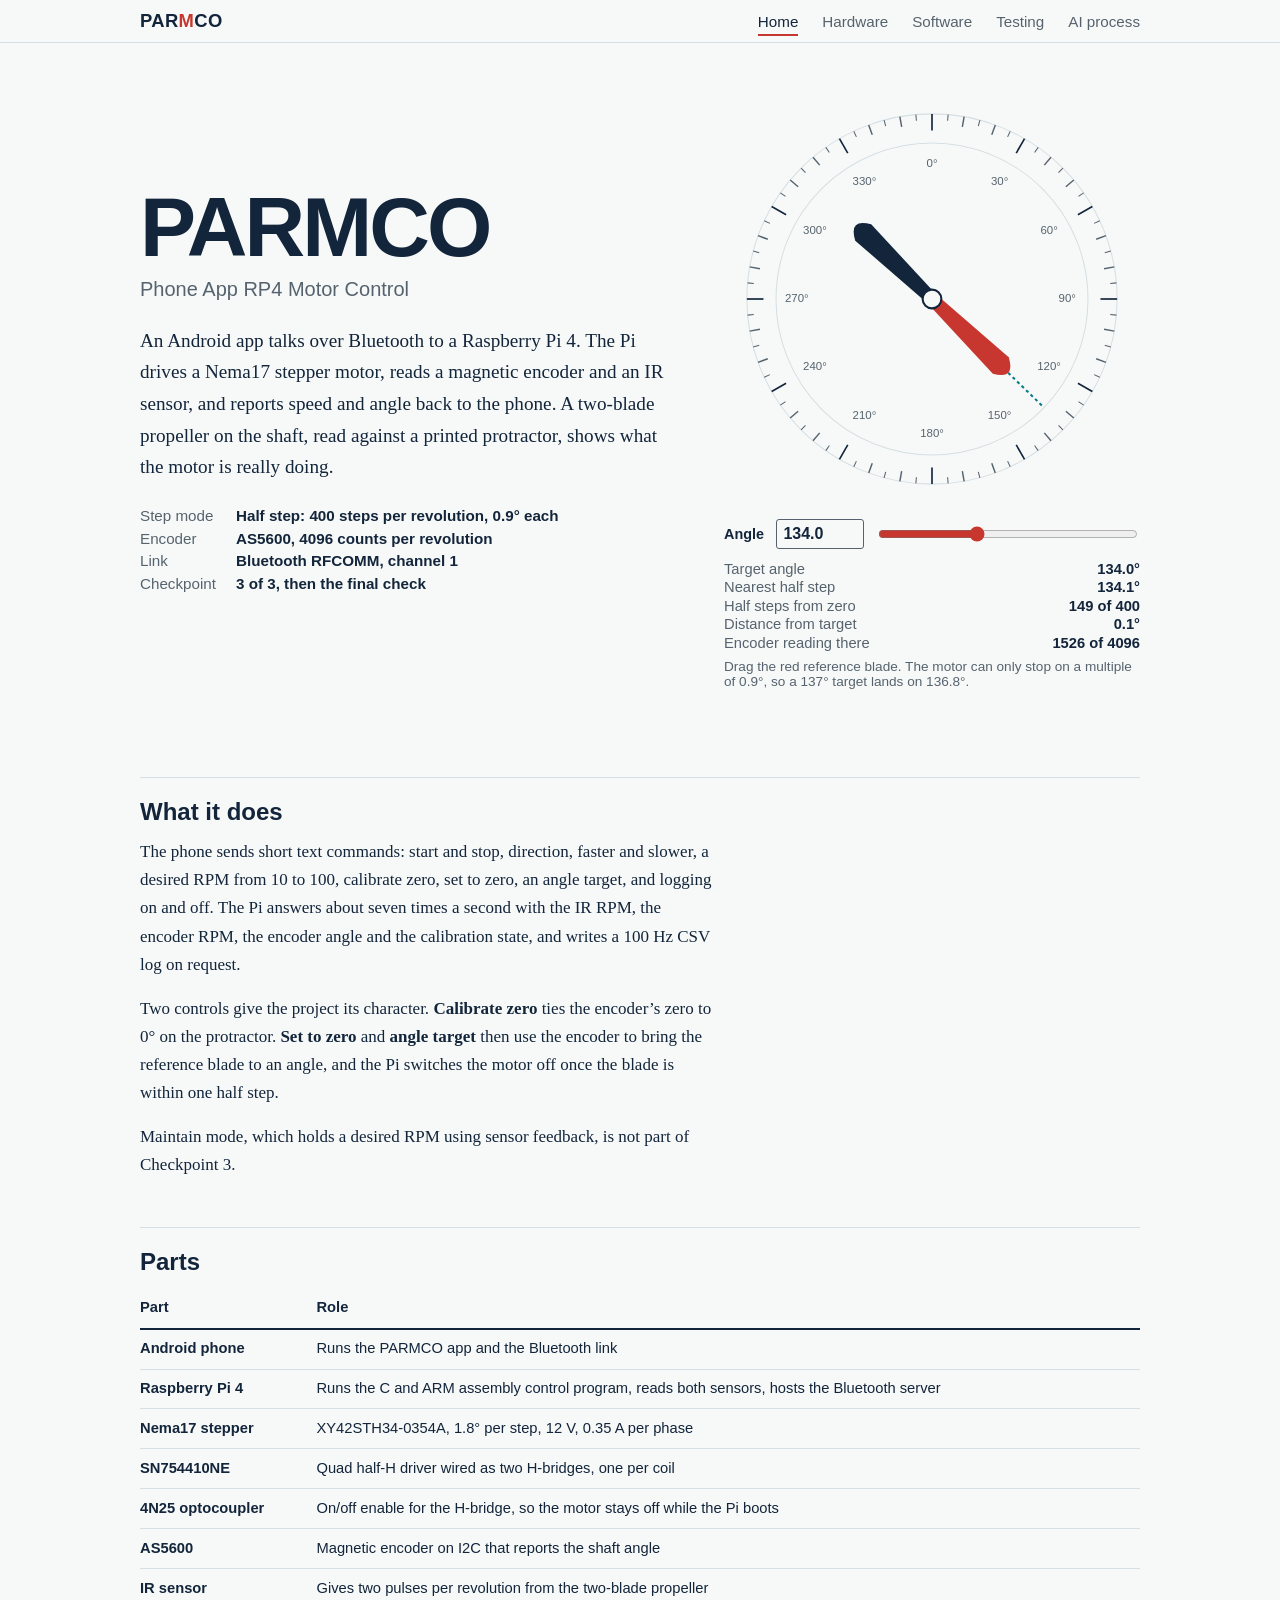
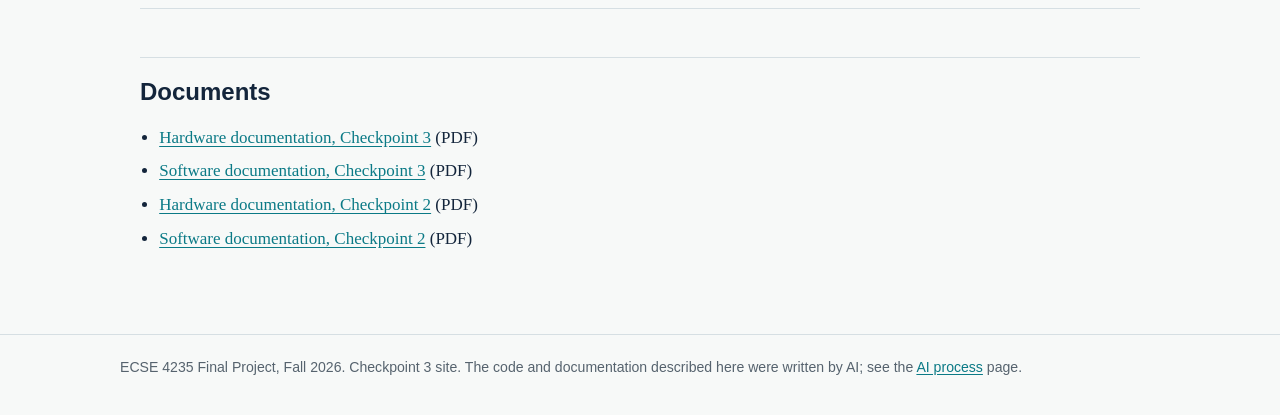
<file: index.html>
<!DOCTYPE html>
<html lang="en">
<head>
<meta charset="utf-8">
<meta name="viewport" content="width=device-width, initial-scale=1">
<title>PARMCO: Phone App RP4 Motor Control</title>
<meta name="description" content="PARMCO: a phone app that controls a Nema17 stepper motor on a Raspberry Pi 4 over Bluetooth, with encoder and IR sensor feedback.">
<link rel="stylesheet" href="css/style.css">
</head>
<body>
<a class="skip" href="#main">Skip to content</a>
<header class="site"><div class="bar">
<a class="wordmark" href="index.html">PAR<span>M</span>CO</a>
<nav aria-label="Main"><ul><li><a href="index.html" aria-current="page">Home</a></li><li><a href="hardware.html">Hardware</a></li><li><a href="software.html">Software</a></li><li><a href="testing.html">Testing</a></li><li><a href="ai-process.html">AI process</a></li></ul></nav>
</div></header>
<main id="main">

<section class="hero" aria-labelledby="t">
<div>
<h1 id="t">PARMCO</h1>
<p class="sub">Phone App RP4 Motor Control</p>
<p class="lede">An Android app talks over Bluetooth to a Raspberry Pi 4. The Pi drives a Nema17 stepper motor, reads a magnetic encoder and an IR sensor, and reports speed and angle back to the phone. A two-blade propeller on the shaft, read against a printed protractor, shows what the motor is really doing.</p>
<dl class="facts">
<dt>Step mode</dt><dd>Half step: 400 steps per revolution, 0.9&deg; each</dd>
<dt>Encoder</dt><dd>AS5600, 4096 counts per revolution</dd>
<dt>Link</dt><dd>Bluetooth RFCOMM, channel 1</dd>
<dt>Checkpoint</dt><dd>3 of 3, then the final check</dd>
</dl>
</div>
<div class="tool">
<svg id="prot" viewBox="0 0 400 400" role="img" aria-label="Protractor with a two-blade propeller. Drag to set an angle."></svg>
<div class="controls">
<label for="ang-num">Angle</label>
<input id="ang-num" type="number" min="0" max="359.9" step="0.1" value="137.0" inputmode="decimal">
<input id="ang-rng" type="range" min="0" max="359.9" step="0.1" value="137" aria-label="Angle slider">
</div>
<dl class="readout" aria-live="polite">
<dt>Target angle</dt><dd id="o-target"></dd>
<dt>Nearest half step</dt><dd id="o-snap"></dd>
<dt>Half steps from zero</dt><dd id="o-steps"></dd>
<dt>Distance from target</dt><dd id="o-err"></dd>
<dt>Encoder reading there</dt><dd id="o-enc"></dd>
</dl>
<p class="hint">Drag the red reference blade. The motor can only stop on a multiple of 0.9&deg;, so a 137&deg; target lands on 136.8&deg;.</p>
</div>
</section>

<h2>What it does</h2>
<div class="read">
<p>The phone sends short text commands: start and stop, direction, faster and slower, a desired RPM from 10 to 100, calibrate zero, set to zero, an angle target, and logging on and off. The Pi answers about seven times a second with the IR RPM, the encoder RPM, the encoder angle and the calibration state, and writes a 100 Hz CSV log on request.</p>
<p>Two controls give the project its character. <strong>Calibrate zero</strong> ties the encoder&rsquo;s zero to 0&deg; on the protractor. <strong>Set to zero</strong> and <strong>angle target</strong> then use the encoder to bring the reference blade to an angle, and the Pi switches the motor off once the blade is within one half step.</p>
<p>Maintain mode, which holds a desired RPM using sensor feedback, is not part of Checkpoint 3.</p>
</div>

<h2>Parts</h2>
<div class="tablewrap"><table>
<thead><tr><th>Part</th><th>Role</th></tr></thead>
<tbody>
<tr><td>Android phone</td><td>Runs the PARMCO app and the Bluetooth link</td></tr>
<tr><td>Raspberry Pi 4</td><td>Runs the C and ARM assembly control program, reads both sensors, hosts the Bluetooth server</td></tr>
<tr><td>Nema17 stepper</td><td>XY42STH34-0354A, 1.8&deg; per step, 12 V, 0.35 A per phase</td></tr>
<tr><td>SN754410NE</td><td>Quad half-H driver wired as two H-bridges, one per coil</td></tr>
<tr><td>4N25 optocoupler</td><td>On/off enable for the H-bridge, so the motor stays off while the Pi boots</td></tr>
<tr><td>AS5600</td><td>Magnetic encoder on I2C that reports the shaft angle</td></tr>
<tr><td>IR sensor</td><td>Gives two pulses per revolution from the two-blade propeller</td></tr>
</tbody></table></div>

<h2>Documents</h2>
<ul class="plain">
<li><a href="docs/PARMCO_Hardware_Documentation_CP3.pdf">Hardware documentation, Checkpoint 3</a> (PDF)</li>
<li><a href="docs/PARMCO_Software_Documentation_CP3.pdf">Software documentation, Checkpoint 3</a> (PDF)</li>
<li><a href="docs/PARMCO_Hardware_Documentation_CP2.pdf">Hardware documentation, Checkpoint 2</a> (PDF)</li>
<li><a href="docs/PARMCO_Software_Documentation_CP2.pdf">Software documentation, Checkpoint 2</a> (PDF)</li>
</ul>

</main>
<footer class="site"><div>ECSE 4235 Final Project, Fall 2026. Checkpoint 3 site. The code and documentation described here were written by AI; see the <a href="ai-process.html">AI process</a> page.</div></footer>
<script src="js/protractor.js"></script>
</body>
</html>
</file>
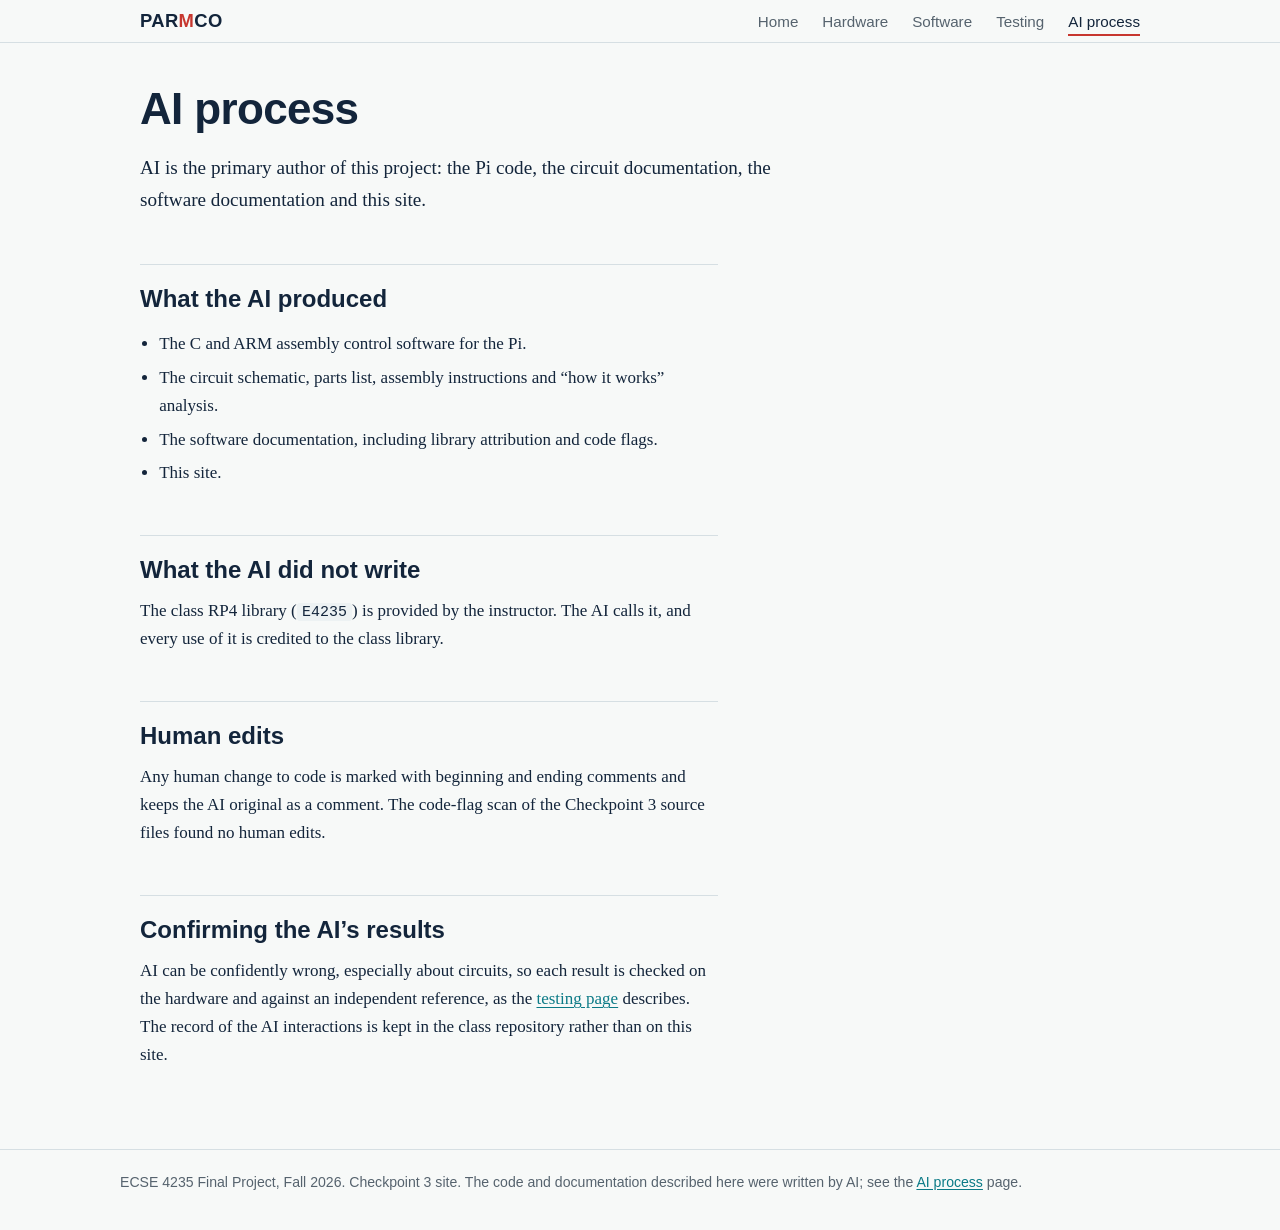
<file: ai-process.html>
<!DOCTYPE html>
<html lang="en">
<head>
<meta charset="utf-8">
<meta name="viewport" content="width=device-width, initial-scale=1">
<title>AI process: PARMCO</title>
<meta name="description" content="PARMCO: a phone app that controls a Nema17 stepper motor on a Raspberry Pi 4 over Bluetooth, with encoder and IR sensor feedback.">
<link rel="stylesheet" href="css/style.css">
</head>
<body>
<a class="skip" href="#main">Skip to content</a>
<header class="site"><div class="bar">
<a class="wordmark" href="index.html">PAR<span>M</span>CO</a>
<nav aria-label="Main"><ul><li><a href="index.html">Home</a></li><li><a href="hardware.html">Hardware</a></li><li><a href="software.html">Software</a></li><li><a href="testing.html">Testing</a></li><li><a href="ai-process.html" aria-current="page">AI process</a></li></ul></nav>
</div></header>
<main id="main">

<h1>AI process</h1>
<p class="lede read">AI is the primary author of this project: the Pi code, the circuit documentation, the software documentation and this site.</p>
<div class="read">
<h2>What the AI produced</h2>
<ul class="plain">
<li>The C and ARM assembly control software for the Pi.</li>
<li>The circuit schematic, parts list, assembly instructions and &ldquo;how it works&rdquo; analysis.</li>
<li>The software documentation, including library attribution and code flags.</li>
<li>This site.</li>
</ul>
<h2>What the AI did not write</h2>
<p>The class RP4 library (<code>E4235</code>) is provided by the instructor. The AI calls it, and every use of it is credited to the class library.</p>
<h2>Human edits</h2>
<p>Any human change to code is marked with beginning and ending comments and keeps the AI original as a comment. The code-flag scan of the Checkpoint 3 source files found no human edits.</p>
<h2>Confirming the AI&rsquo;s results</h2>
<p>AI can be confidently wrong, especially about circuits, so each result is checked on the hardware and against an independent reference, as the <a href="testing.html">testing page</a> describes. The record of the AI interactions is kept in the class repository rather than on this site.</p>
</div>

</main>
<footer class="site"><div>ECSE 4235 Final Project, Fall 2026. Checkpoint 3 site. The code and documentation described here were written by AI; see the <a href="ai-process.html">AI process</a> page.</div></footer>

</body>
</html>
</file>
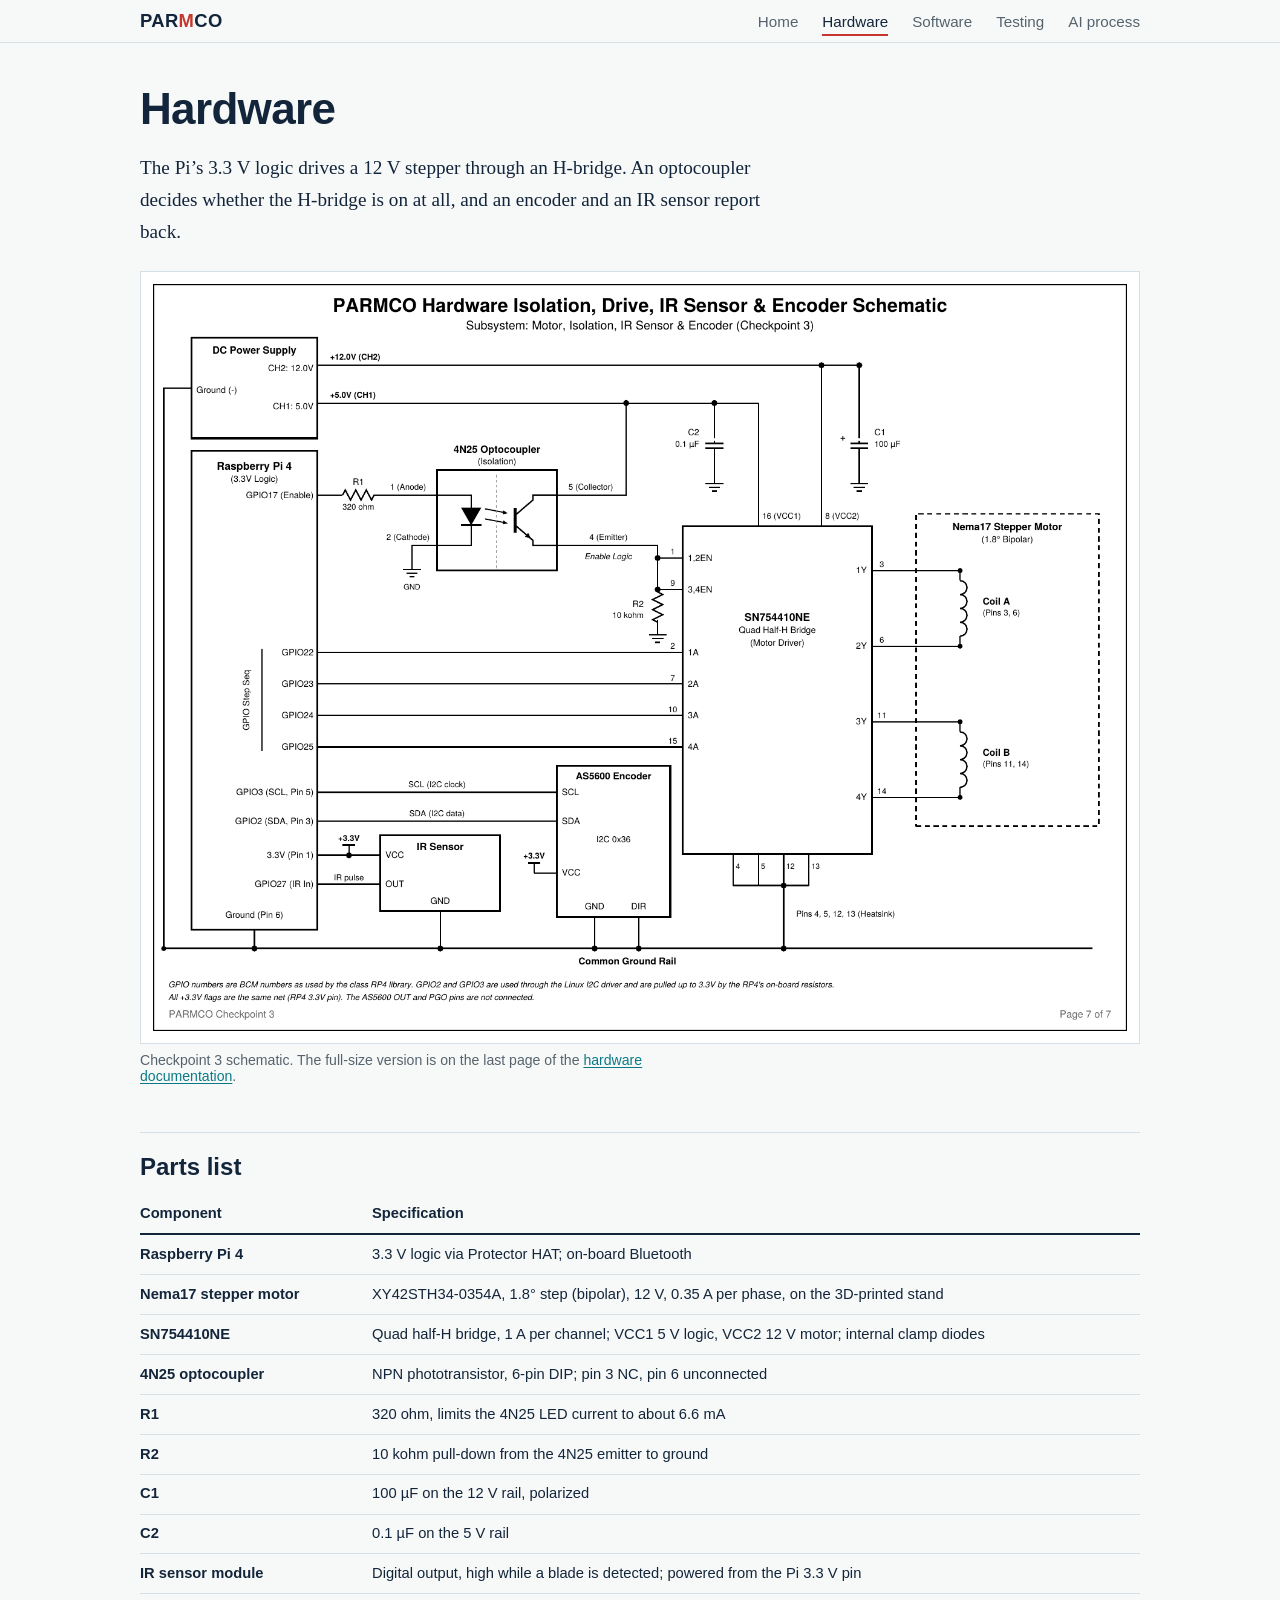
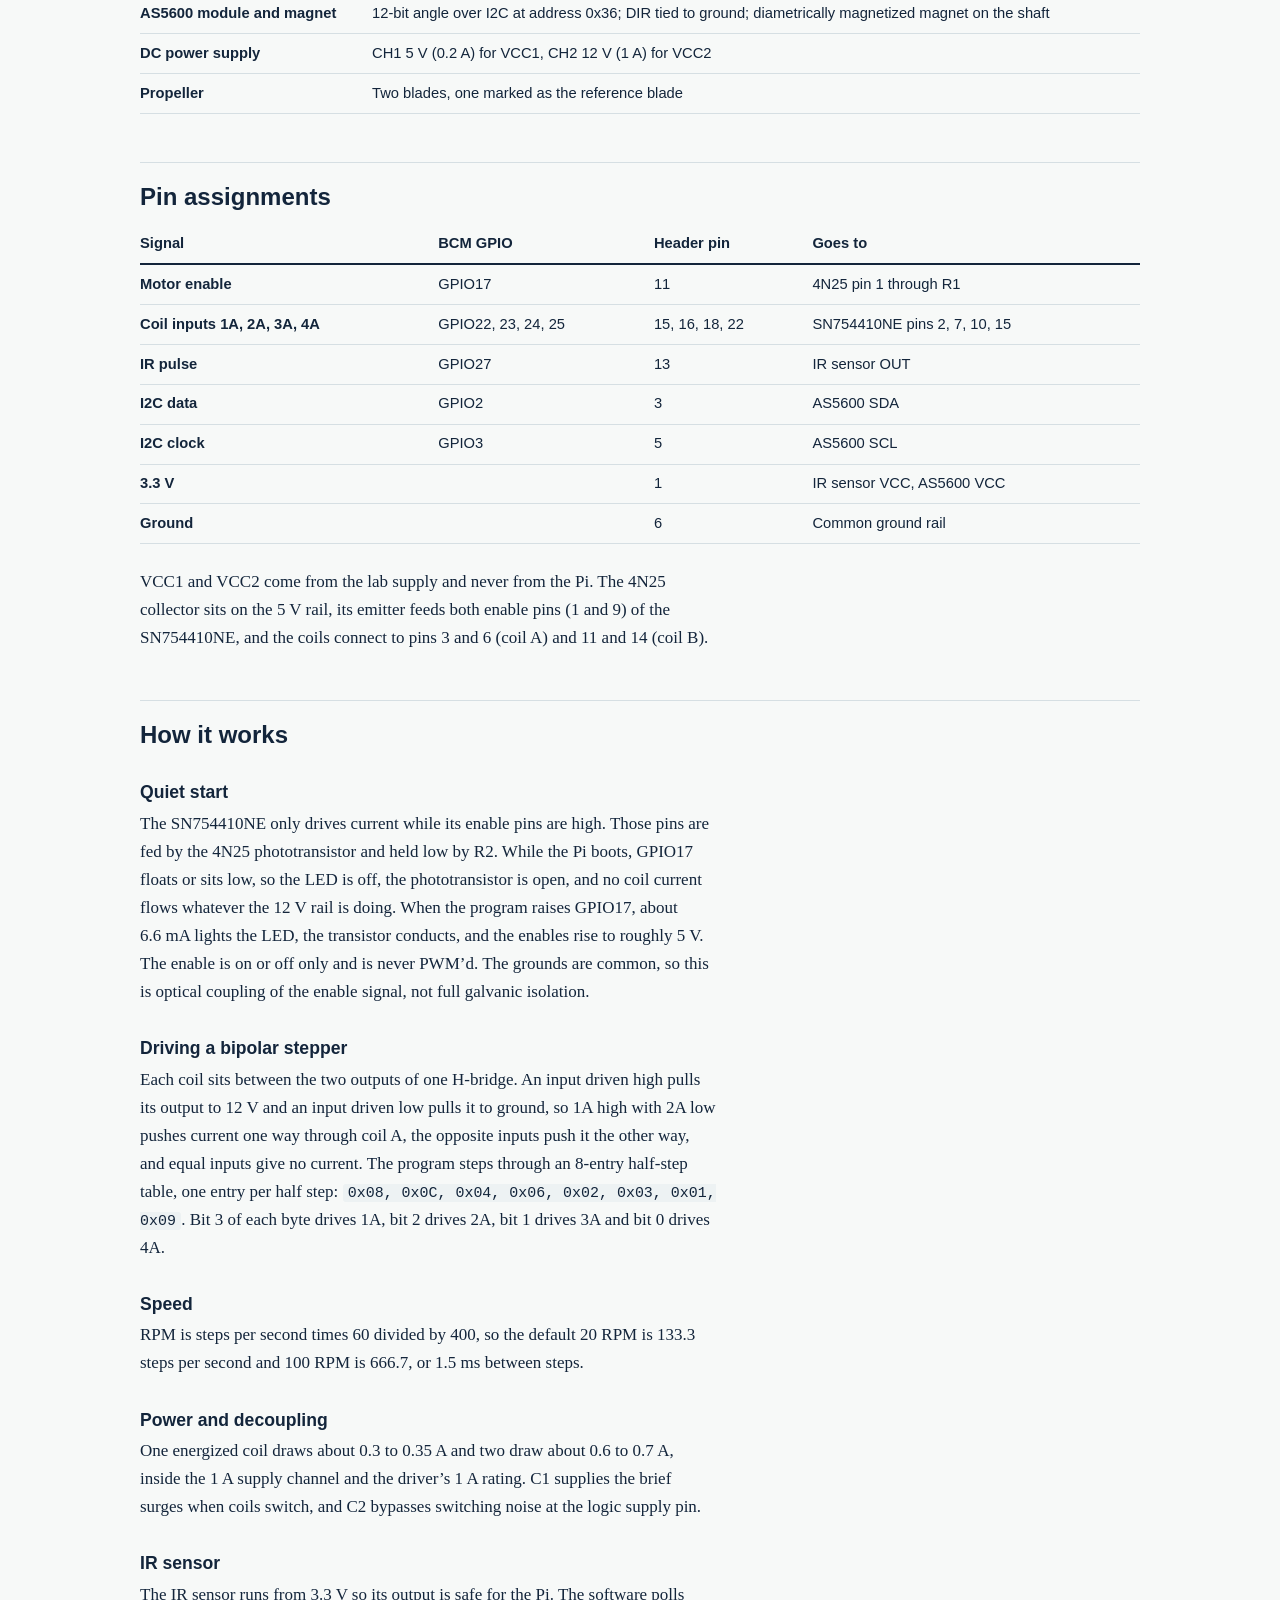
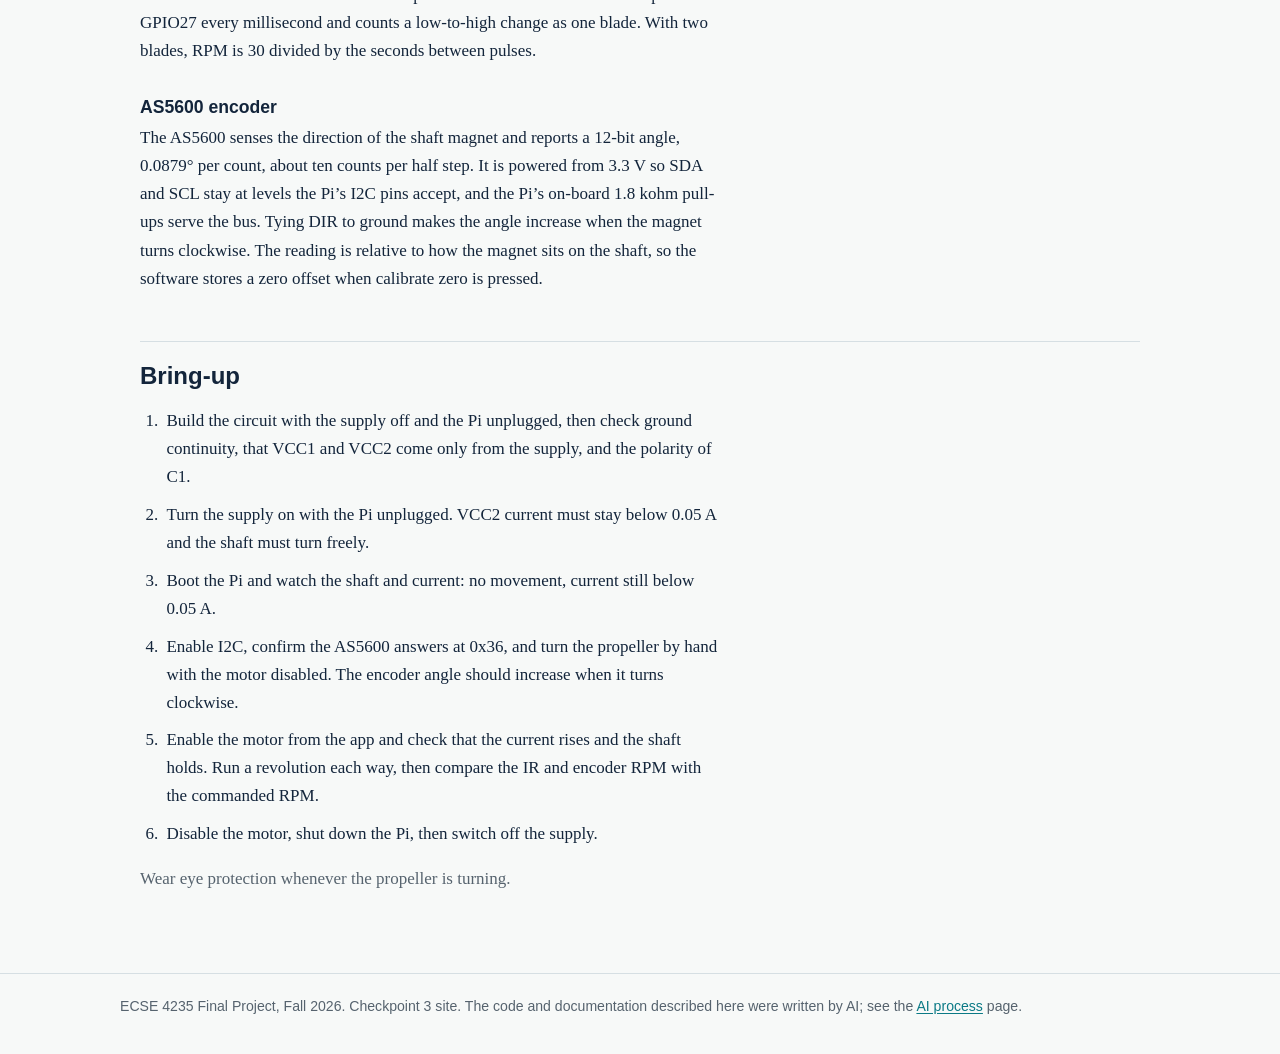
<file: hardware.html>
<!DOCTYPE html>
<html lang="en">
<head>
<meta charset="utf-8">
<meta name="viewport" content="width=device-width, initial-scale=1">
<title>Hardware: PARMCO</title>
<meta name="description" content="PARMCO: a phone app that controls a Nema17 stepper motor on a Raspberry Pi 4 over Bluetooth, with encoder and IR sensor feedback.">
<link rel="stylesheet" href="css/style.css">
</head>
<body>
<a class="skip" href="#main">Skip to content</a>
<header class="site"><div class="bar">
<a class="wordmark" href="index.html">PAR<span>M</span>CO</a>
<nav aria-label="Main"><ul><li><a href="index.html">Home</a></li><li><a href="hardware.html" aria-current="page">Hardware</a></li><li><a href="software.html">Software</a></li><li><a href="testing.html">Testing</a></li><li><a href="ai-process.html">AI process</a></li></ul></nav>
</div></header>
<main id="main">

<h1>Hardware</h1>
<p class="lede read">The Pi&rsquo;s 3.3&nbsp;V logic drives a 12&nbsp;V stepper through an H-bridge. An optocoupler decides whether the H-bridge is on at all, and an encoder and an IR sensor report back.</p>

<figure>
<img src="img/schematic.png" alt="Schematic showing the DC supply, Raspberry Pi 4, 4N25 optocoupler, SN754410NE H-bridge, Nema17 coils, IR sensor and AS5600 encoder joined by a common ground rail">
<figcaption>Checkpoint 3 schematic. The full-size version is on the last page of the <a href="docs/PARMCO_Hardware_Documentation_CP3.pdf">hardware documentation</a>.</figcaption>
</figure>

<h2>Parts list</h2>
<div class="tablewrap"><table>
<thead><tr><th>Component</th><th>Specification</th></tr></thead>
<tbody>
<tr><td>Raspberry Pi 4</td><td>3.3 V logic via Protector HAT; on-board Bluetooth</td></tr>
<tr><td>Nema17 stepper motor</td><td>XY42STH34-0354A, 1.8&deg; step (bipolar), 12 V, 0.35 A per phase, on the 3D-printed stand</td></tr>
<tr><td>SN754410NE</td><td>Quad half-H bridge, 1 A per channel; VCC1 5 V logic, VCC2 12 V motor; internal clamp diodes</td></tr>
<tr><td>4N25 optocoupler</td><td>NPN phototransistor, 6-pin DIP; pin 3 NC, pin 6 unconnected</td></tr>
<tr><td>R1</td><td>320 ohm, limits the 4N25 LED current to about 6.6 mA</td></tr>
<tr><td>R2</td><td>10 kohm pull-down from the 4N25 emitter to ground</td></tr>
<tr><td>C1</td><td>100 &micro;F on the 12 V rail, polarized</td></tr>
<tr><td>C2</td><td>0.1 &micro;F on the 5 V rail</td></tr>
<tr><td>IR sensor module</td><td>Digital output, high while a blade is detected; powered from the Pi 3.3 V pin</td></tr>
<tr><td>AS5600 module and magnet</td><td>12-bit angle over I2C at address 0x36; DIR tied to ground; diametrically magnetized magnet on the shaft</td></tr>
<tr><td>DC power supply</td><td>CH1 5 V (0.2 A) for VCC1, CH2 12 V (1 A) for VCC2</td></tr>
<tr><td>Propeller</td><td>Two blades, one marked as the reference blade</td></tr>
</tbody></table></div>

<h2>Pin assignments</h2>
<div class="tablewrap"><table>
<thead><tr><th>Signal</th><th>BCM GPIO</th><th>Header pin</th><th>Goes to</th></tr></thead>
<tbody>
<tr><td>Motor enable</td><td>GPIO17</td><td>11</td><td>4N25 pin 1 through R1</td></tr>
<tr><td>Coil inputs 1A, 2A, 3A, 4A</td><td>GPIO22, 23, 24, 25</td><td>15, 16, 18, 22</td><td>SN754410NE pins 2, 7, 10, 15</td></tr>
<tr><td>IR pulse</td><td>GPIO27</td><td>13</td><td>IR sensor OUT</td></tr>
<tr><td>I2C data</td><td>GPIO2</td><td>3</td><td>AS5600 SDA</td></tr>
<tr><td>I2C clock</td><td>GPIO3</td><td>5</td><td>AS5600 SCL</td></tr>
<tr><td>3.3 V</td><td></td><td>1</td><td>IR sensor VCC, AS5600 VCC</td></tr>
<tr><td>Ground</td><td></td><td>6</td><td>Common ground rail</td></tr>
</tbody></table></div>
<p class="read">VCC1 and VCC2 come from the lab supply and never from the Pi. The 4N25 collector sits on the 5 V rail, its emitter feeds both enable pins (1 and 9) of the SN754410NE, and the coils connect to pins 3 and 6 (coil A) and 11 and 14 (coil B).</p>

<h2>How it works</h2>
<div class="read">
<h3>Quiet start</h3>
<p>The SN754410NE only drives current while its enable pins are high. Those pins are fed by the 4N25 phototransistor and held low by R2. While the Pi boots, GPIO17 floats or sits low, so the LED is off, the phototransistor is open, and no coil current flows whatever the 12&nbsp;V rail is doing. When the program raises GPIO17, about 6.6&nbsp;mA lights the LED, the transistor conducts, and the enables rise to roughly 5&nbsp;V. The enable is on or off only and is never PWM&rsquo;d. The grounds are common, so this is optical coupling of the enable signal, not full galvanic isolation.</p>
<h3>Driving a bipolar stepper</h3>
<p>Each coil sits between the two outputs of one H-bridge. An input driven high pulls its output to 12&nbsp;V and an input driven low pulls it to ground, so 1A high with 2A low pushes current one way through coil A, the opposite inputs push it the other way, and equal inputs give no current. The program steps through an 8-entry half-step table, one entry per half step: <code>0x08, 0x0C, 0x04, 0x06, 0x02, 0x03, 0x01, 0x09</code>. Bit 3 of each byte drives 1A, bit 2 drives 2A, bit 1 drives 3A and bit 0 drives 4A.</p>
<h3>Speed</h3>
<p>RPM is steps per second times 60 divided by 400, so the default 20 RPM is 133.3 steps per second and 100 RPM is 666.7, or 1.5&nbsp;ms between steps.</p>
<h3>Power and decoupling</h3>
<p>One energized coil draws about 0.3 to 0.35&nbsp;A and two draw about 0.6 to 0.7&nbsp;A, inside the 1&nbsp;A supply channel and the driver&rsquo;s 1&nbsp;A rating. C1 supplies the brief surges when coils switch, and C2 bypasses switching noise at the logic supply pin.</p>
<h3>IR sensor</h3>
<p>The IR sensor runs from 3.3&nbsp;V so its output is safe for the Pi. The software polls GPIO27 every millisecond and counts a low-to-high change as one blade. With two blades, RPM is 30 divided by the seconds between pulses.</p>
<h3>AS5600 encoder</h3>
<p>The AS5600 senses the direction of the shaft magnet and reports a 12-bit angle, 0.0879&deg; per count, about ten counts per half step. It is powered from 3.3&nbsp;V so SDA and SCL stay at levels the Pi&rsquo;s I2C pins accept, and the Pi&rsquo;s on-board 1.8&nbsp;kohm pull-ups serve the bus. Tying DIR to ground makes the angle increase when the magnet turns clockwise. The reading is relative to how the magnet sits on the shaft, so the software stores a zero offset when calibrate zero is pressed.</p>
</div>

<h2>Bring-up</h2>
<ol class="steps">
<li>Build the circuit with the supply off and the Pi unplugged, then check ground continuity, that VCC1 and VCC2 come only from the supply, and the polarity of C1.</li>
<li>Turn the supply on with the Pi unplugged. VCC2 current must stay below 0.05&nbsp;A and the shaft must turn freely.</li>
<li>Boot the Pi and watch the shaft and current: no movement, current still below 0.05&nbsp;A.</li>
<li>Enable I2C, confirm the AS5600 answers at 0x36, and turn the propeller by hand with the motor disabled. The encoder angle should increase when it turns clockwise.</li>
<li>Enable the motor from the app and check that the current rises and the shaft holds. Run a revolution each way, then compare the IR and encoder RPM with the commanded RPM.</li>
<li>Disable the motor, shut down the Pi, then switch off the supply.</li>
</ol>
<p class="read muted">Wear eye protection whenever the propeller is turning.</p>

</main>
<footer class="site"><div>ECSE 4235 Final Project, Fall 2026. Checkpoint 3 site. The code and documentation described here were written by AI; see the <a href="ai-process.html">AI process</a> page.</div></footer>

</body>
</html>
</file>
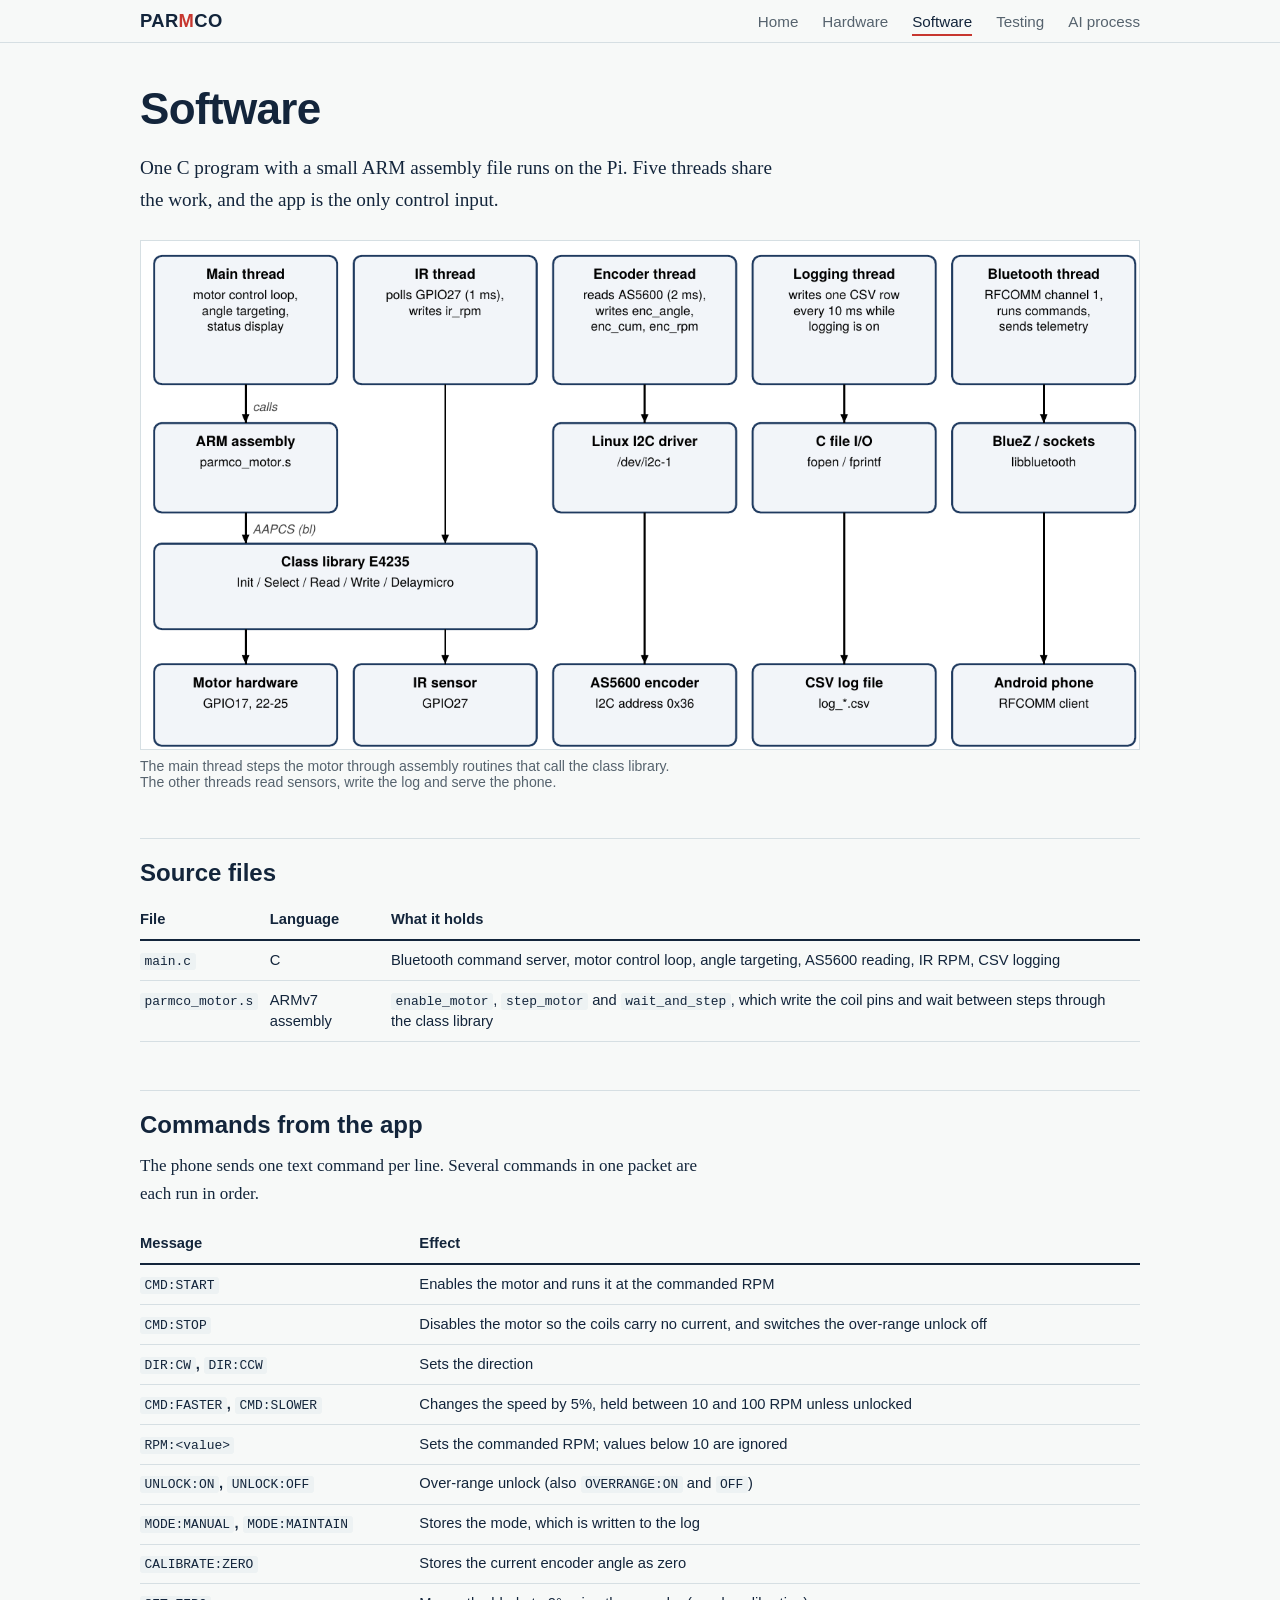
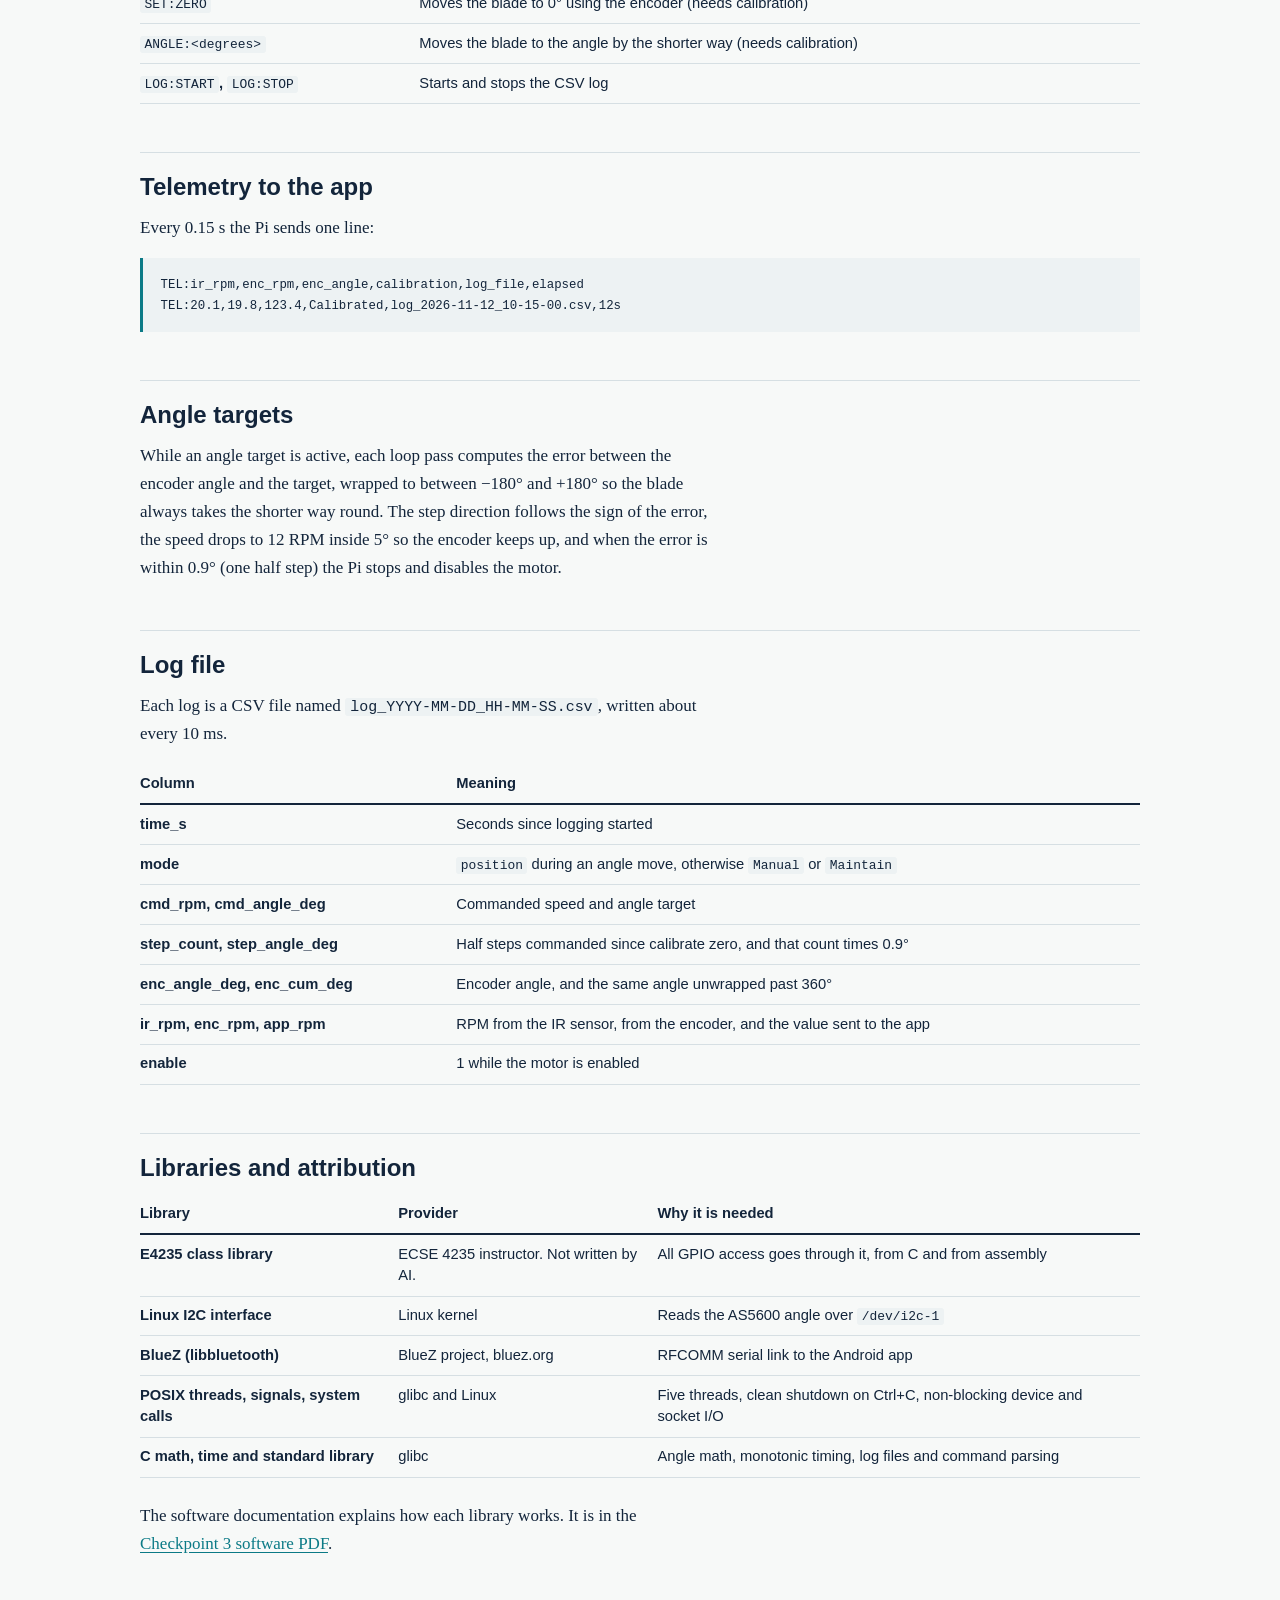
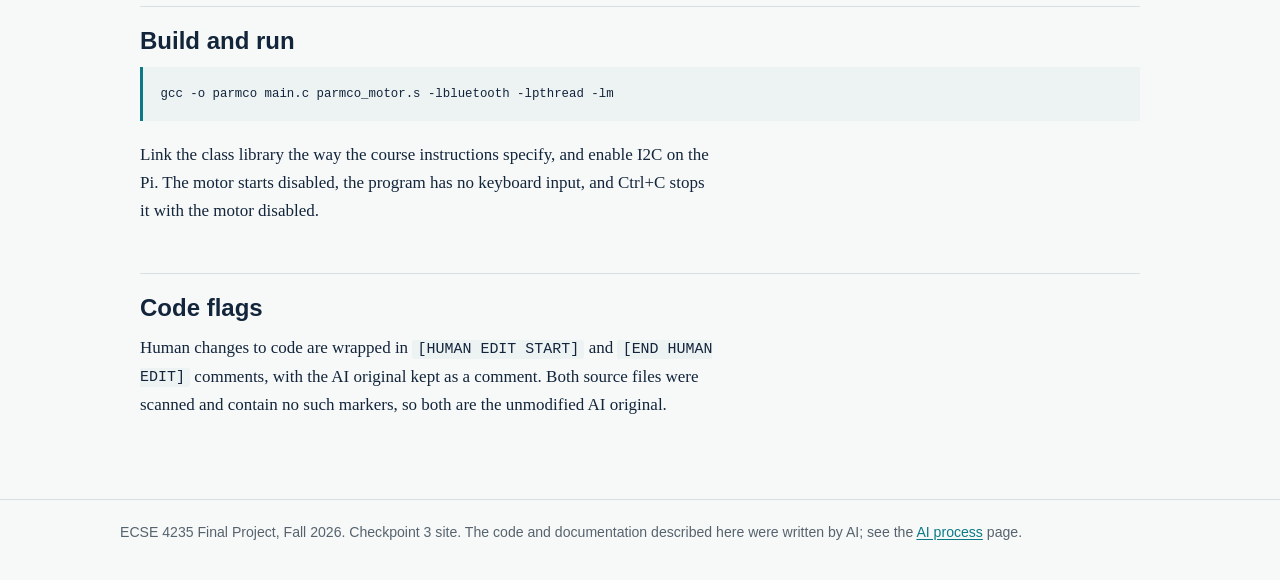
<file: software.html>
<!DOCTYPE html>
<html lang="en">
<head>
<meta charset="utf-8">
<meta name="viewport" content="width=device-width, initial-scale=1">
<title>Software: PARMCO</title>
<meta name="description" content="PARMCO: a phone app that controls a Nema17 stepper motor on a Raspberry Pi 4 over Bluetooth, with encoder and IR sensor feedback.">
<link rel="stylesheet" href="css/style.css">
</head>
<body>
<a class="skip" href="#main">Skip to content</a>
<header class="site"><div class="bar">
<a class="wordmark" href="index.html">PAR<span>M</span>CO</a>
<nav aria-label="Main"><ul><li><a href="index.html">Home</a></li><li><a href="hardware.html">Hardware</a></li><li><a href="software.html" aria-current="page">Software</a></li><li><a href="testing.html">Testing</a></li><li><a href="ai-process.html">AI process</a></li></ul></nav>
</div></header>
<main id="main">

<h1>Software</h1>
<p class="lede read">One C program with a small ARM assembly file runs on the Pi. Five threads share the work, and the app is the only control input.</p>

<figure>
<img src="img/software-architecture.png" alt="Diagram of five threads: main, IR, encoder, logging and Bluetooth, connected to the assembly routines, class library, I2C driver, file I/O and BlueZ, and from there to the motor, IR sensor, AS5600, CSV file and phone">
<figcaption>The main thread steps the motor through assembly routines that call the class library. The other threads read sensors, write the log and serve the phone.</figcaption>
</figure>

<h2>Source files</h2>
<div class="tablewrap"><table>
<thead><tr><th>File</th><th>Language</th><th>What it holds</th></tr></thead>
<tbody>
<tr><td><code>main.c</code></td><td>C</td><td>Bluetooth command server, motor control loop, angle targeting, AS5600 reading, IR RPM, CSV logging</td></tr>
<tr><td><code>parmco_motor.s</code></td><td>ARMv7 assembly</td><td><code>enable_motor</code>, <code>step_motor</code> and <code>wait_and_step</code>, which write the coil pins and wait between steps through the class library</td></tr>
</tbody></table></div>

<h2>Commands from the app</h2>
<p class="read">The phone sends one text command per line. Several commands in one packet are each run in order.</p>
<div class="tablewrap"><table>
<thead><tr><th>Message</th><th>Effect</th></tr></thead>
<tbody>
<tr><td><code>CMD:START</code></td><td>Enables the motor and runs it at the commanded RPM</td></tr>
<tr><td><code>CMD:STOP</code></td><td>Disables the motor so the coils carry no current, and switches the over-range unlock off</td></tr>
<tr><td><code>DIR:CW</code>, <code>DIR:CCW</code></td><td>Sets the direction</td></tr>
<tr><td><code>CMD:FASTER</code>, <code>CMD:SLOWER</code></td><td>Changes the speed by 5%, held between 10 and 100 RPM unless unlocked</td></tr>
<tr><td><code>RPM:&lt;value&gt;</code></td><td>Sets the commanded RPM; values below 10 are ignored</td></tr>
<tr><td><code>UNLOCK:ON</code>, <code>UNLOCK:OFF</code></td><td>Over-range unlock (also <code>OVERRANGE:ON</code> and <code>OFF</code>)</td></tr>
<tr><td><code>MODE:MANUAL</code>, <code>MODE:MAINTAIN</code></td><td>Stores the mode, which is written to the log</td></tr>
<tr><td><code>CALIBRATE:ZERO</code></td><td>Stores the current encoder angle as zero</td></tr>
<tr><td><code>SET:ZERO</code></td><td>Moves the blade to 0&deg; using the encoder (needs calibration)</td></tr>
<tr><td><code>ANGLE:&lt;degrees&gt;</code></td><td>Moves the blade to the angle by the shorter way (needs calibration)</td></tr>
<tr><td><code>LOG:START</code>, <code>LOG:STOP</code></td><td>Starts and stops the CSV log</td></tr>
</tbody></table></div>

<h2>Telemetry to the app</h2>
<p class="read">Every 0.15&nbsp;s the Pi sends one line:</p>
<pre><code>TEL:ir_rpm,enc_rpm,enc_angle,calibration,log_file,elapsed
TEL:20.1,19.8,123.4,Calibrated,log_2026-11-12_10-15-00.csv,12s</code></pre>

<h2>Angle targets</h2>
<p class="read">While an angle target is active, each loop pass computes the error between the encoder angle and the target, wrapped to between &minus;180&deg; and +180&deg; so the blade always takes the shorter way round. The step direction follows the sign of the error, the speed drops to 12 RPM inside 5&deg; so the encoder keeps up, and when the error is within 0.9&deg; (one half step) the Pi stops and disables the motor.</p>

<h2>Log file</h2>
<p class="read">Each log is a CSV file named <code>log_YYYY-MM-DD_HH-MM-SS.csv</code>, written about every 10&nbsp;ms.</p>
<div class="tablewrap"><table>
<thead><tr><th>Column</th><th>Meaning</th></tr></thead>
<tbody>
<tr><td>time_s</td><td>Seconds since logging started</td></tr>
<tr><td>mode</td><td><code>position</code> during an angle move, otherwise <code>Manual</code> or <code>Maintain</code></td></tr>
<tr><td>cmd_rpm, cmd_angle_deg</td><td>Commanded speed and angle target</td></tr>
<tr><td>step_count, step_angle_deg</td><td>Half steps commanded since calibrate zero, and that count times 0.9&deg;</td></tr>
<tr><td>enc_angle_deg, enc_cum_deg</td><td>Encoder angle, and the same angle unwrapped past 360&deg;</td></tr>
<tr><td>ir_rpm, enc_rpm, app_rpm</td><td>RPM from the IR sensor, from the encoder, and the value sent to the app</td></tr>
<tr><td>enable</td><td>1 while the motor is enabled</td></tr>
</tbody></table></div>

<h2>Libraries and attribution</h2>
<div class="tablewrap"><table>
<thead><tr><th>Library</th><th>Provider</th><th>Why it is needed</th></tr></thead>
<tbody>
<tr><td>E4235 class library</td><td>ECSE 4235 instructor. Not written by AI.</td><td>All GPIO access goes through it, from C and from assembly</td></tr>
<tr><td>Linux I2C interface</td><td>Linux kernel</td><td>Reads the AS5600 angle over <code>/dev/i2c-1</code></td></tr>
<tr><td>BlueZ (libbluetooth)</td><td>BlueZ project, bluez.org</td><td>RFCOMM serial link to the Android app</td></tr>
<tr><td>POSIX threads, signals, system calls</td><td>glibc and Linux</td><td>Five threads, clean shutdown on Ctrl+C, non-blocking device and socket I/O</td></tr>
<tr><td>C math, time and standard library</td><td>glibc</td><td>Angle math, monotonic timing, log files and command parsing</td></tr>
</tbody></table></div>
<p class="read">The software documentation explains how each library works. It is in the <a href="docs/PARMCO_Software_Documentation_CP3.pdf">Checkpoint 3 software PDF</a>.</p>

<h2>Build and run</h2>
<pre><code>gcc -o parmco main.c parmco_motor.s -lbluetooth -lpthread -lm</code></pre>
<p class="read">Link the class library the way the course instructions specify, and enable I2C on the Pi. The motor starts disabled, the program has no keyboard input, and Ctrl+C stops it with the motor disabled.</p>

<h2>Code flags</h2>
<p class="read">Human changes to code are wrapped in <code>[HUMAN EDIT START]</code> and <code>[END HUMAN EDIT]</code> comments, with the AI original kept as a comment. Both source files were scanned and contain no such markers, so both are the unmodified AI original.</p>

</main>
<footer class="site"><div>ECSE 4235 Final Project, Fall 2026. Checkpoint 3 site. The code and documentation described here were written by AI; see the <a href="ai-process.html">AI process</a> page.</div></footer>

</body>
</html>
</file>
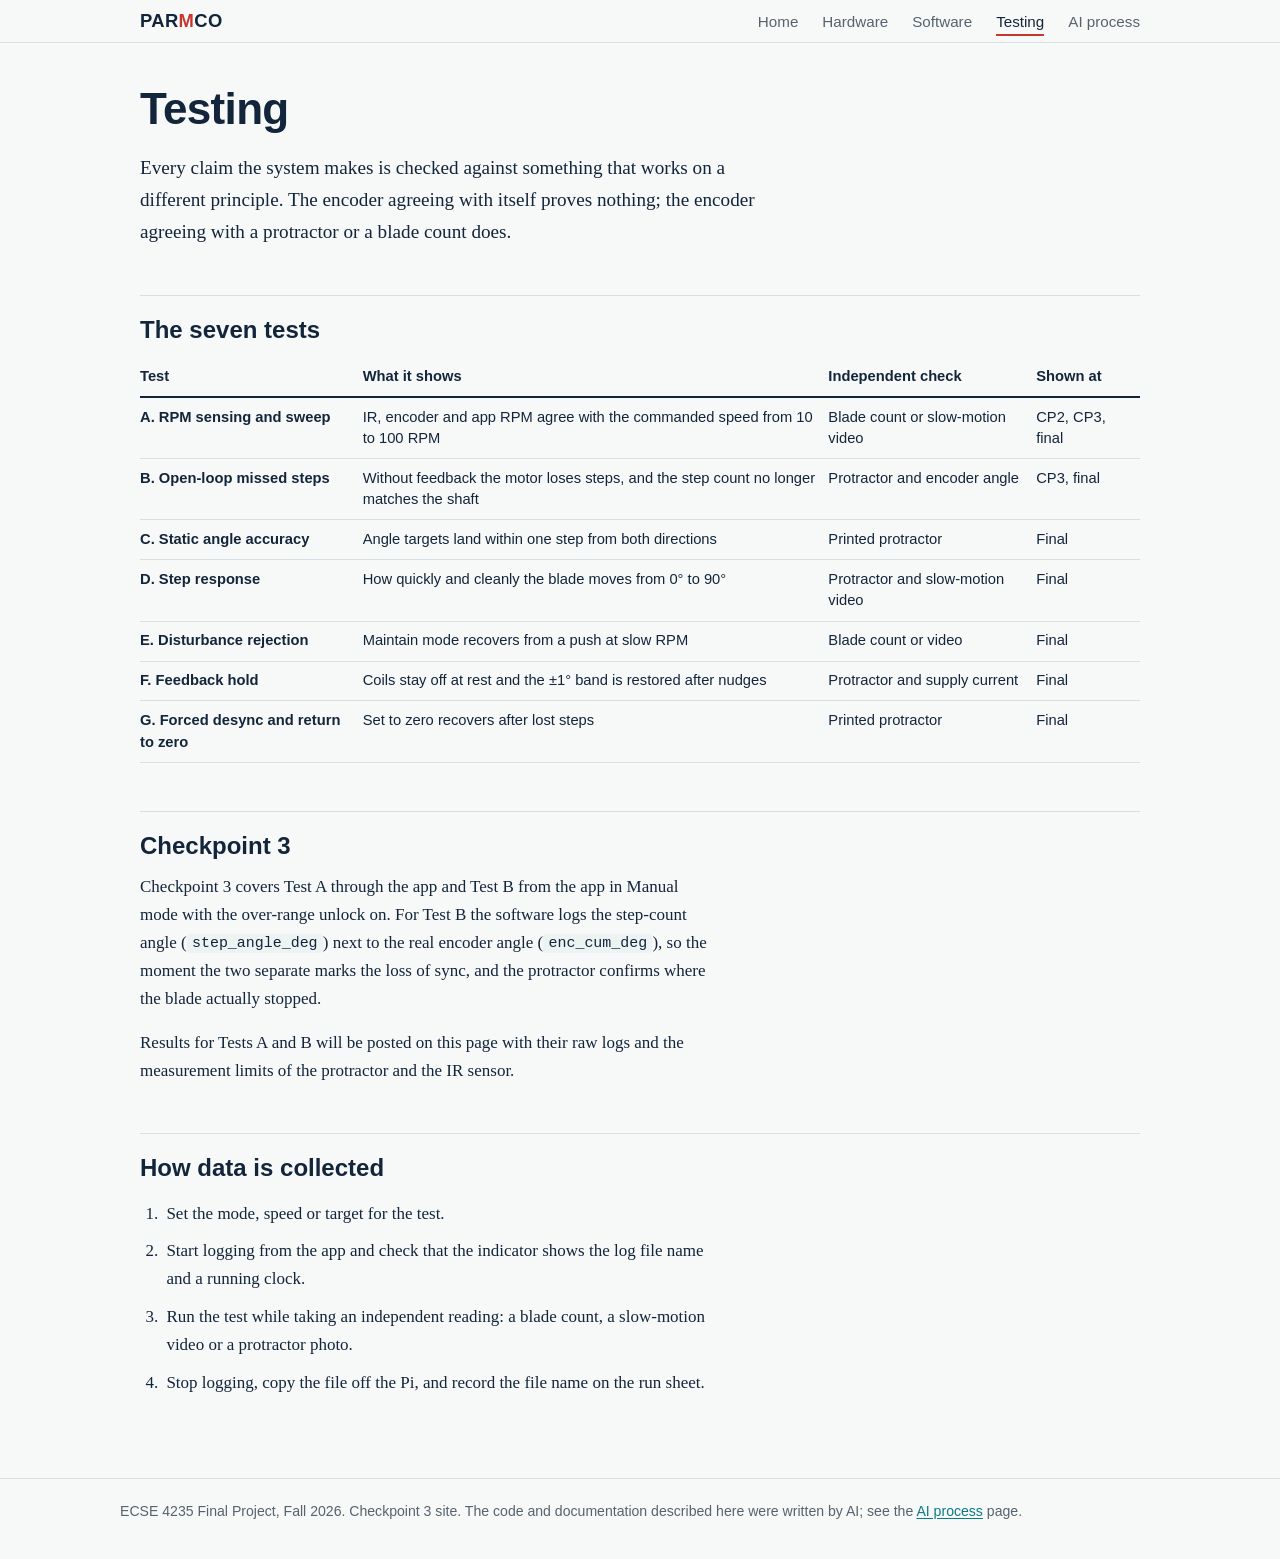
<file: testing.html>
<!DOCTYPE html>
<html lang="en">
<head>
<meta charset="utf-8">
<meta name="viewport" content="width=device-width, initial-scale=1">
<title>Testing: PARMCO</title>
<meta name="description" content="PARMCO: a phone app that controls a Nema17 stepper motor on a Raspberry Pi 4 over Bluetooth, with encoder and IR sensor feedback.">
<link rel="stylesheet" href="css/style.css">
</head>
<body>
<a class="skip" href="#main">Skip to content</a>
<header class="site"><div class="bar">
<a class="wordmark" href="index.html">PAR<span>M</span>CO</a>
<nav aria-label="Main"><ul><li><a href="index.html">Home</a></li><li><a href="hardware.html">Hardware</a></li><li><a href="software.html">Software</a></li><li><a href="testing.html" aria-current="page">Testing</a></li><li><a href="ai-process.html">AI process</a></li></ul></nav>
</div></header>
<main id="main">

<h1>Testing</h1>
<p class="lede read">Every claim the system makes is checked against something that works on a different principle. The encoder agreeing with itself proves nothing; the encoder agreeing with a protractor or a blade count does.</p>

<h2>The seven tests</h2>
<div class="tablewrap"><table>
<thead><tr><th>Test</th><th>What it shows</th><th>Independent check</th><th>Shown at</th></tr></thead>
<tbody>
<tr><td>A. RPM sensing and sweep</td><td>IR, encoder and app RPM agree with the commanded speed from 10 to 100 RPM</td><td>Blade count or slow-motion video</td><td>CP2, CP3, final</td></tr>
<tr><td>B. Open-loop missed steps</td><td>Without feedback the motor loses steps, and the step count no longer matches the shaft</td><td>Protractor and encoder angle</td><td>CP3, final</td></tr>
<tr><td>C. Static angle accuracy</td><td>Angle targets land within one step from both directions</td><td>Printed protractor</td><td>Final</td></tr>
<tr><td>D. Step response</td><td>How quickly and cleanly the blade moves from 0&deg; to 90&deg;</td><td>Protractor and slow-motion video</td><td>Final</td></tr>
<tr><td>E. Disturbance rejection</td><td>Maintain mode recovers from a push at slow RPM</td><td>Blade count or video</td><td>Final</td></tr>
<tr><td>F. Feedback hold</td><td>Coils stay off at rest and the &plusmn;1&deg; band is restored after nudges</td><td>Protractor and supply current</td><td>Final</td></tr>
<tr><td>G. Forced desync and return to zero</td><td>Set to zero recovers after lost steps</td><td>Printed protractor</td><td>Final</td></tr>
</tbody></table></div>

<h2>Checkpoint 3</h2>
<div class="read">
<p>Checkpoint 3 covers Test A through the app and Test B from the app in Manual mode with the over-range unlock on. For Test B the software logs the step-count angle (<code>step_angle_deg</code>) next to the real encoder angle (<code>enc_cum_deg</code>), so the moment the two separate marks the loss of sync, and the protractor confirms where the blade actually stopped.</p>
<p>Results for Tests A and B will be posted on this page with their raw logs and the measurement limits of the protractor and the IR sensor.</p>
</div>

<h2>How data is collected</h2>
<ol class="steps">
<li>Set the mode, speed or target for the test.</li>
<li>Start logging from the app and check that the indicator shows the log file name and a running clock.</li>
<li>Run the test while taking an independent reading: a blade count, a slow-motion video or a protractor photo.</li>
<li>Stop logging, copy the file off the Pi, and record the file name on the run sheet.</li>
</ol>

</main>
<footer class="site"><div>ECSE 4235 Final Project, Fall 2026. Checkpoint 3 site. The code and documentation described here were written by AI; see the <a href="ai-process.html">AI process</a> page.</div></footer>

</body>
</html>
</file>
<file: css/style.css>
:root{
  --paper:#F7F9F8; --ink:#13253B; --muted:#56636E; --grid:#D6DFE3; --soft:#EAF0F1;
  --accent:#0B7A86; --mark:#C7372F; --code:#EDF2F3;
  --serif: Charter, "Bitstream Charter", "Sitka Text", Cambria, Georgia, serif;
  --sans: "Avenir Next", "Segoe UI", "Helvetica Neue", Arial, sans-serif;
  --mono: ui-monospace, "SF Mono", Menlo, Consolas, monospace;
}
@media (prefers-color-scheme: dark){
  :root{ --paper:#0F1A24; --ink:#E6EEF2; --muted:#9AA9B5; --grid:#2A3B4B; --soft:#16242F;
         --accent:#4FC1CC; --mark:#FF6B5E; --code:#16242F; }
}
*{box-sizing:border-box}
html{scroll-padding-top:4.5rem}
body{margin:0;background:var(--paper);color:var(--ink);font:1.0625rem/1.65 var(--serif);-webkit-text-size-adjust:100%}
a{color:var(--accent);text-underline-offset:.15em}
a:hover{text-decoration-thickness:2px}
:focus-visible{outline:3px solid var(--accent);outline-offset:3px;border-radius:2px}
.skip{position:absolute;left:-999px;top:0;background:var(--ink);color:var(--paper);padding:.5rem 1rem;z-index:10}
.skip:focus{left:0}

header.site{border-bottom:1px solid var(--grid);background:var(--paper);position:sticky;top:0;z-index:5}
header.site .bar{max-width:1040px;margin:0 auto;padding:.75rem 1.25rem;display:flex;flex-wrap:wrap;gap:.5rem 2rem;align-items:baseline;justify-content:space-between}
.wordmark{font:700 1.15rem/1 var(--sans);letter-spacing:.02em;color:var(--ink);text-decoration:none}
.wordmark span{color:var(--mark)}
nav ul{list-style:none;margin:0;padding:0;display:flex;flex-wrap:wrap;gap:.25rem 1.5rem;font:500 .95rem var(--sans)}
nav a{color:var(--muted);text-decoration:none;padding:.25rem 0;border-bottom:2px solid transparent}
nav a:hover{color:var(--ink)}
nav a[aria-current="page"]{color:var(--ink);border-bottom-color:var(--mark)}

main{max-width:1040px;margin:0 auto;padding:2.5rem 1.25rem 4rem}
.read{max-width:68ch}
h1,h2,h3{font-family:var(--sans);line-height:1.2;color:var(--ink)}
h1{font-size:clamp(2rem,4vw,2.75rem);font-weight:700;letter-spacing:-.015em;margin:0 0 1rem}
h2{font-size:1.5rem;font-weight:650;margin:3rem 0 .75rem;padding-top:1.25rem;border-top:1px solid var(--grid)}
h3{font-size:1.1rem;font-weight:650;margin:2rem 0 .4rem}
p{margin:0 0 1rem}
.lede{font-size:1.2rem;color:var(--ink)}
.muted{color:var(--muted)}
code,kbd{font:.88em var(--mono);background:var(--code);padding:.08em .35em;border-radius:3px}
pre{background:var(--code);padding:1rem 1.1rem;overflow-x:auto;font:.88rem/1.5 var(--mono);border-left:3px solid var(--accent);margin:0 0 1.25rem}
pre code{background:none;padding:0}

.tablewrap{overflow-x:auto;margin:0 0 1.5rem}
table{border-collapse:collapse;width:100%;font:.92rem/1.45 var(--sans)}
th,td{text-align:left;padding:.55rem .75rem .55rem 0;vertical-align:top;border-bottom:1px solid var(--grid)}
th{font-weight:650;border-bottom:2px solid var(--ink);white-space:nowrap}
td:first-child{font-weight:600}
caption{caption-side:top;text-align:left;font:600 .95rem var(--sans);padding-bottom:.5rem}

figure{margin:1.5rem 0 2rem}
figure img{display:block;width:100%;height:auto;border:1px solid var(--grid);background:#fff}
figcaption{font:.88rem var(--sans);color:var(--muted);margin-top:.5rem;max-width:68ch}

.steps{padding-left:1.4rem;max-width:68ch}
.steps li{margin-bottom:.6rem;padding-left:.25rem}
ul.plain{padding-left:1.2rem;max-width:68ch}
ul.plain li{margin-bottom:.35rem}

/* hero */
.hero{display:grid;grid-template-columns:minmax(0,1fr) minmax(0,26rem);gap:2.5rem;align-items:center;padding:.5rem 0 2.5rem}
.hero h1{font-size:clamp(3rem,8vw,5.25rem);letter-spacing:-.035em;line-height:.95;margin:0 0 .6rem}
.hero .sub{font:500 1.25rem var(--sans);color:var(--muted);margin:0 0 1.5rem}
.facts{display:grid;grid-template-columns:auto 1fr;gap:.35rem 1.25rem;margin:1.5rem 0 0;font:.95rem var(--sans)}
.facts dt{color:var(--muted)} .facts dd{margin:0;font-weight:600}
@media (max-width:820px){ .hero{grid-template-columns:1fr} }

/* protractor tool */
.tool{font-family:var(--sans)}
.tool svg{width:100%;height:auto;display:block;touch-action:none;cursor:grab;user-select:none}
.tool svg:active{cursor:grabbing}
.tool .ring{fill:none;stroke:var(--grid);stroke-width:1}
.tool .tick{stroke:var(--muted);stroke-width:1}
.tool .tick.mid{stroke-width:1.4}
.tool .tick.big{stroke:var(--ink);stroke-width:1.6}
.tool .num{fill:var(--muted);font:11px var(--sans);text-anchor:middle;dominant-baseline:middle}
.tool .blade{fill:var(--ink)} .tool .blade.ref{fill:var(--mark)}
.tool .hub{fill:var(--paper);stroke:var(--ink);stroke-width:2}
.tool .snap{stroke:var(--accent);stroke-width:2;stroke-dasharray:3 3}
.tool .controls{display:flex;gap:.75rem;align-items:center;margin:.75rem 0 .25rem}
.tool label{font:600 .9rem var(--sans)}
.tool input[type=number]{width:5.5rem;font:600 1rem var(--sans);padding:.3rem .4rem;border:1px solid var(--muted);background:var(--paper);color:var(--ink);border-radius:3px}
.tool input[type=range]{flex:1;accent-color:var(--mark)}
.readout{display:grid;grid-template-columns:1fr auto;gap:.15rem 1rem;margin:.75rem 0 0;font:.92rem var(--sans)}
.readout dt{color:var(--muted)} .readout dd{margin:0;font-weight:650;text-align:right;font-variant-numeric:tabular-nums}
.tool .hint{font:.85rem var(--sans);color:var(--muted);margin:.5rem 0 0}

footer.site{border-top:1px solid var(--grid);padding:1.5rem 1.25rem 2.5rem;color:var(--muted);font:.88rem var(--sans)}
footer.site div{max-width:1040px;margin:0 auto}
@media (prefers-reduced-motion: reduce){ *{scroll-behavior:auto!important;transition:none!important;animation:none!important} }
</file>
